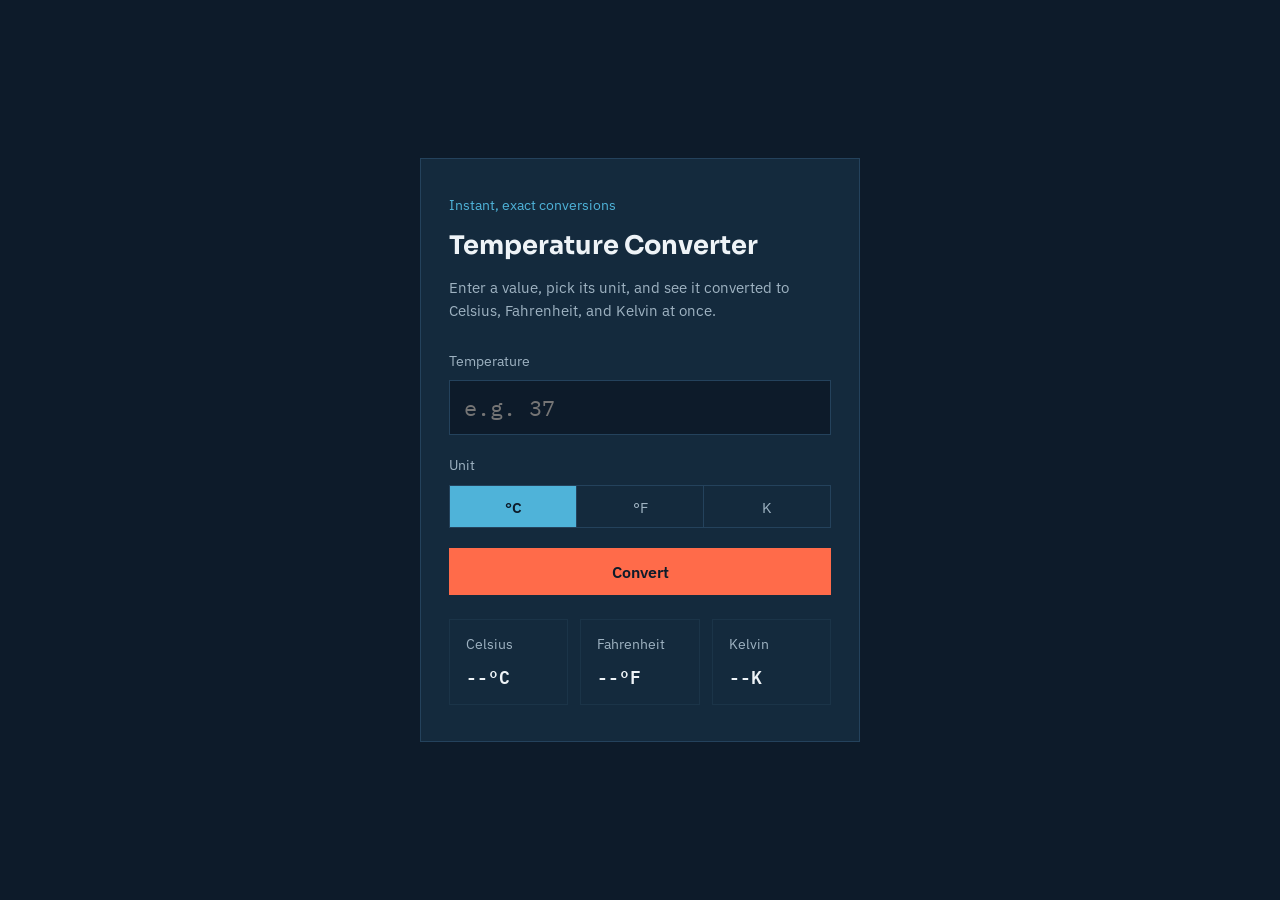
<file: WebDev-L1-TemperatureCOnverter/index.html>
<!DOCTYPE html>
<html lang="en">
<head>
<meta charset="UTF-8">
<meta name="viewport" content="width=device-width, initial-scale=1.0">
<title>Temperature Converter</title>
<link href="https://fonts.googleapis.com/css2?family=IBM+Plex+Mono:wght@500;600&family=IBM+Plex+Sans:wght@400;500;600&family=Sora:wght@600;700&display=swap" rel="stylesheet">
<link rel="stylesheet" href="styles.css">
</head>
<body>

<main class="page">
    <div class="card">
        <p class="eyebrow">Instant, exact conversions</p>
        <h1>Temperature Converter</h1>
        <p class="intro">Enter a value, pick its unit, and see it converted to Celsius, Fahrenheit, and Kelvin at once.</p>

        <form id="convertForm" class="form" novalidate>
            <div class="field">
                <label for="tempValue">Temperature</label>
                <input type="text" inputmode="decimal" id="tempValue" name="tempValue" placeholder="e.g. 37" autocomplete="off" aria-describedby="message" aria-invalid="false">
            </div>

            <div class="field">
                <span class="field_label">Unit</span>
                <div class="unit_select" role="radiogroup" aria-label="Input unit">
                    <button type="button" class="unit_btn active" data-unit="C" role="radio" aria-checked="true">&deg;C</button>
                    <button type="button" class="unit_btn" data-unit="F" role="radio" aria-checked="false">&deg;F</button>
                    <button type="button" class="unit_btn" data-unit="K" role="radio" aria-checked="false">K</button>
                </div>
            </div>

            <button type="submit" class="btn_convert">Convert</button>
        </form>

        <div class="gauge" id="gauge" hidden>
            <div class="gauge_track">
                <div class="gauge_fill" id="gaugeFill"></div>
            </div>
            <div class="gauge_labels">
                <span>Cold</span>
                <span>Hot</span>
            </div>
        </div>

        <div class="results" id="results" hidden>
            <div class="result_card" id="resultC">
                <span class="result_label">Celsius</span>
                <span class="result_value"><span id="valC">--</span>&deg;C</span>
            </div>
            <div class="result_card" id="resultF">
                <span class="result_label">Fahrenheit</span>
                <span class="result_value"><span id="valF">--</span>&deg;F</span>
            </div>
            <div class="result_card" id="resultK">
                <span class="result_label">Kelvin</span>
                <span class="result_value"><span id="valK">--</span>K</span>
            </div>
        </div>

        <p class="message" id="message" role="alert" aria-live="polite"></p>
    </div>
</main>

<script src="main.js"></script>
</body>
</html>
</file>
<file: WebDev-L1-TemperatureCOnverter/styles.css>
:root {
    --bg: #0d1b2a;
    --card: #142a3d;
    --line: #24425c;
    --line-soft: #1b3448;
    --ink: #eef3f7;
    --ink-dim: #9fb3c2;
    --cold: #4fb3d9;
    --hot: #ff6b4a;
    --font-head: "Sora", sans-serif;
    --font-body: "IBM Plex Sans", sans-serif;
    --font-mono: "IBM Plex Mono", monospace;
}

* {
    margin: 0;
    padding: 0;
    box-sizing: border-box;
}

body {
    background-color: var(--bg);
    color: var(--ink);
    font-family: var(--font-body);
    line-height: 1.6;
    min-height: 100vh;
}

.page {
    min-height: 100vh;
    display: flex;
    align-items: center;
    justify-content: center;
    padding: 2rem 1rem;
}

.card {
    width: 100%;
    max-width: 440px;
    background-color: var(--card);
    border: 1px solid var(--line);
    padding: 2.25rem 1.75rem;
}

.eyebrow {
    color: var(--cold);
    font-size: 0.85rem;
    margin-bottom: 0.5rem;
}

h1 {
    font-family: var(--font-head);
    font-weight: 700;
    font-size: 1.6rem;
    margin-bottom: 0.6rem;
}

.intro {
    color: var(--ink-dim);
    font-size: 0.92rem;
    margin-bottom: 1.75rem;
}

.form {
    display: flex;
    flex-direction: column;
    gap: 1.25rem;
}

.field {
    display: flex;
    flex-direction: column;
    gap: 0.5rem;
}

.field label,
.field_label {
    font-size: 0.85rem;
    color: var(--ink-dim);
}

#tempValue {
    background-color: var(--bg);
    border: 1px solid var(--line);
    color: var(--ink);
    font-family: var(--font-mono);
    font-size: 1.4rem;
    padding: 0.75rem 0.9rem;
}

#tempValue:focus {
    outline: none;
    border-color: var(--cold);
}

#tempValue[aria-invalid="true"] {
    border-color: var(--hot);
}

#tempValue[aria-invalid="true"]:focus {
    border-color: var(--hot);
}

.unit_select {
    display: flex;
    border: 1px solid var(--line);
}

.unit_btn {
    flex: 1;
    padding: 0.65rem 0.5rem;
    background: none;
    border: none;
    border-right: 1px solid var(--line);
    color: var(--ink-dim);
    font-family: var(--font-body);
    font-size: 0.95rem;
    cursor: pointer;
}

.unit_btn:last-child {
    border-right: none;
}

.unit_btn.active {
    background-color: var(--cold);
    color: var(--bg);
    font-weight: 600;
}

.unit_btn:focus-visible,
.btn_convert:focus-visible {
    outline: 2px solid var(--ink);
    outline-offset: 2px;
}

.btn_convert {
    padding: 0.85rem;
    background-color: var(--hot);
    color: var(--bg);
    border: none;
    font-family: var(--font-body);
    font-weight: 600;
    font-size: 1rem;
    cursor: pointer;
    transition: opacity 0.2s ease;
}

.btn_convert:hover {
    opacity: 0.9;
}

/* ===== GAUGE ===== */
.gauge {
    margin-top: 1.75rem;
}

.gauge_track {
    height: 8px;
    background: linear-gradient(90deg, var(--cold), var(--hot));
    position: relative;
    border-radius: 4px;
}

.gauge_fill {
    position: absolute;
    top: -4px;
    width: 2px;
    height: 16px;
    background-color: var(--ink);
    left: 50%;
    transition: left 0.3s ease;
}

.gauge_labels {
    display: flex;
    justify-content: space-between;
    margin-top: 0.4rem;
    font-size: 0.75rem;
    color: var(--ink-dim);
}

/* ===== RESULTS ===== */
.results {
    margin-top: 1.5rem;
    display: grid;
    grid-template-columns: 1fr;
    gap: 0.75rem;
}

.result_card {
    display: flex;
    align-items: center;
    justify-content: space-between;
    padding: 0.85rem 1rem;
    border: 1px solid var(--line-soft);
}

.result_label {
    color: var(--ink-dim);
    font-size: 0.85rem;
}

.result_value {
    font-family: var(--font-mono);
    font-size: 1.1rem;
    font-weight: 600;
}

.message {
    margin-top: 1.25rem;
    font-size: 0.9rem;
    color: var(--hot);
}

.message:empty {
    display: none;
}

@media (width > 480px) {
    .results {
        grid-template-columns: repeat(3, 1fr);
    }

    .result_card {
        flex-direction: column;
        align-items: flex-start;
        gap: 0.4rem;
    }
}
</file>
